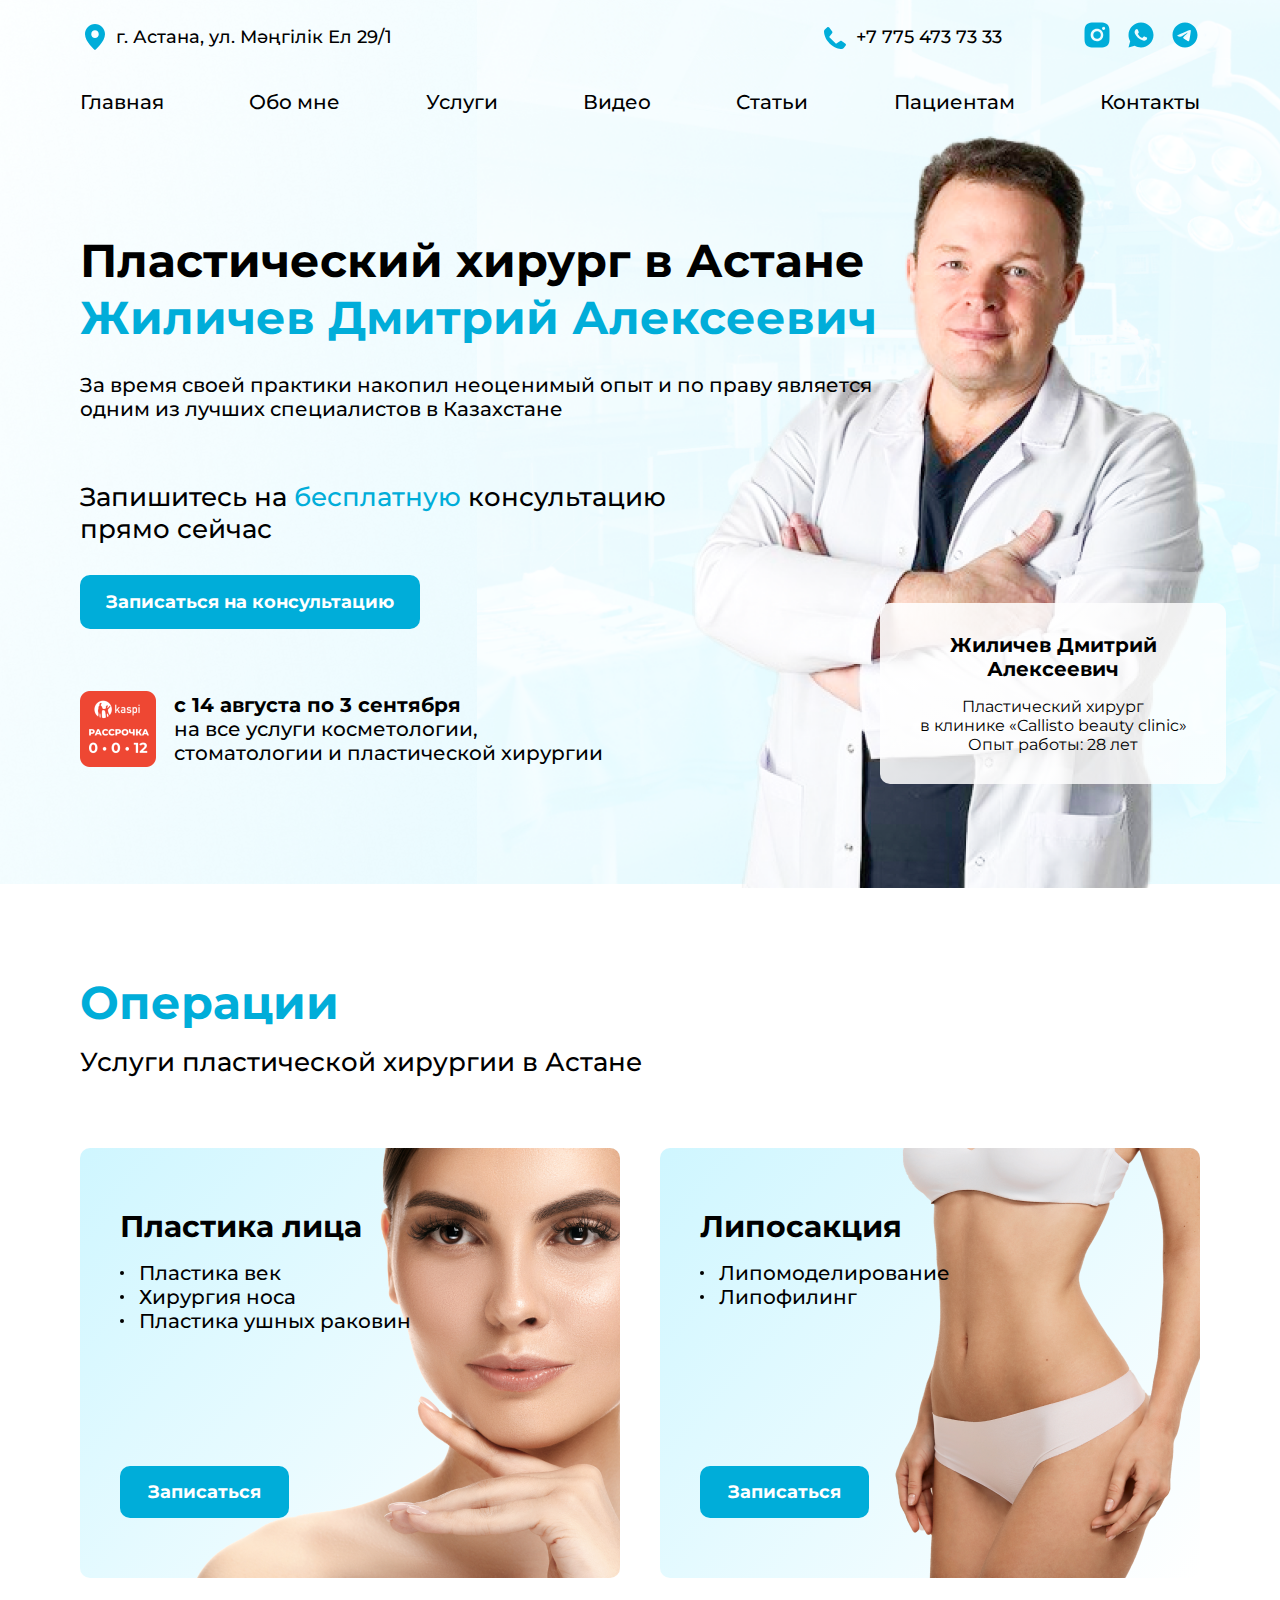
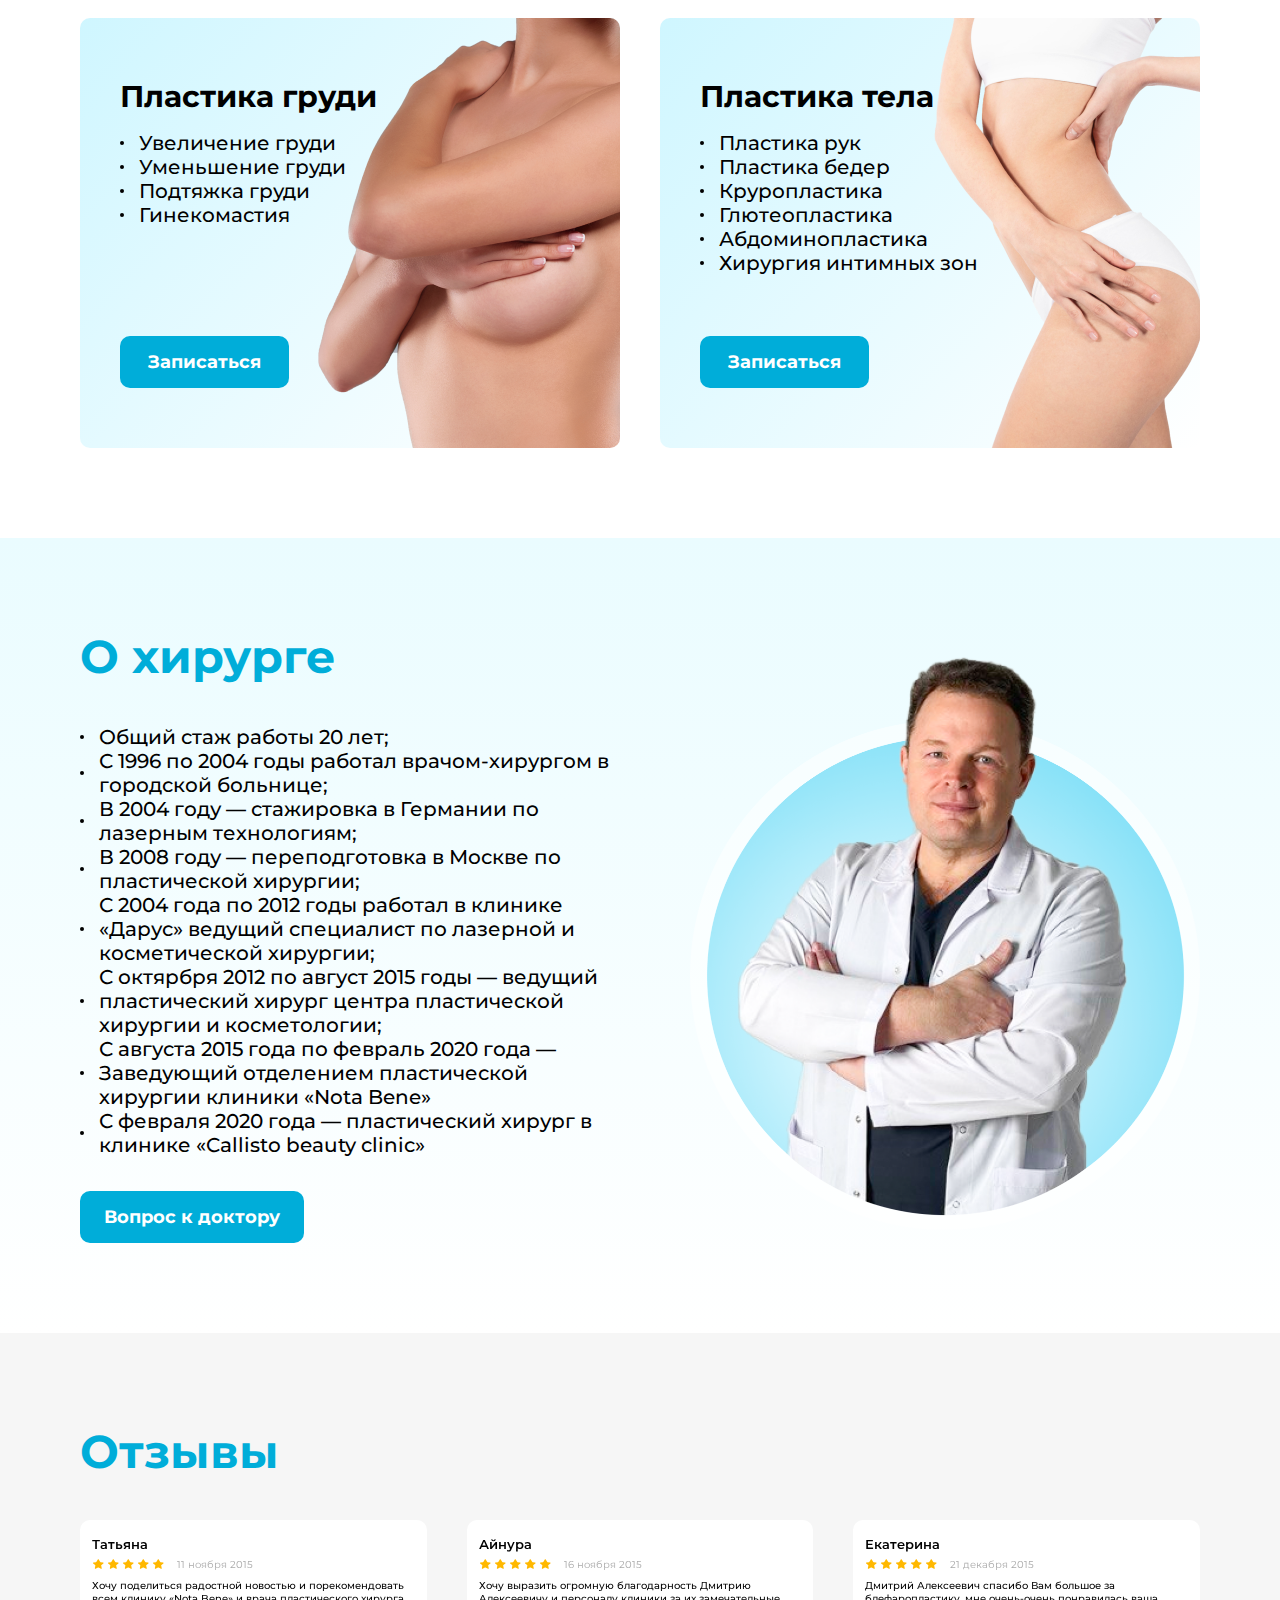
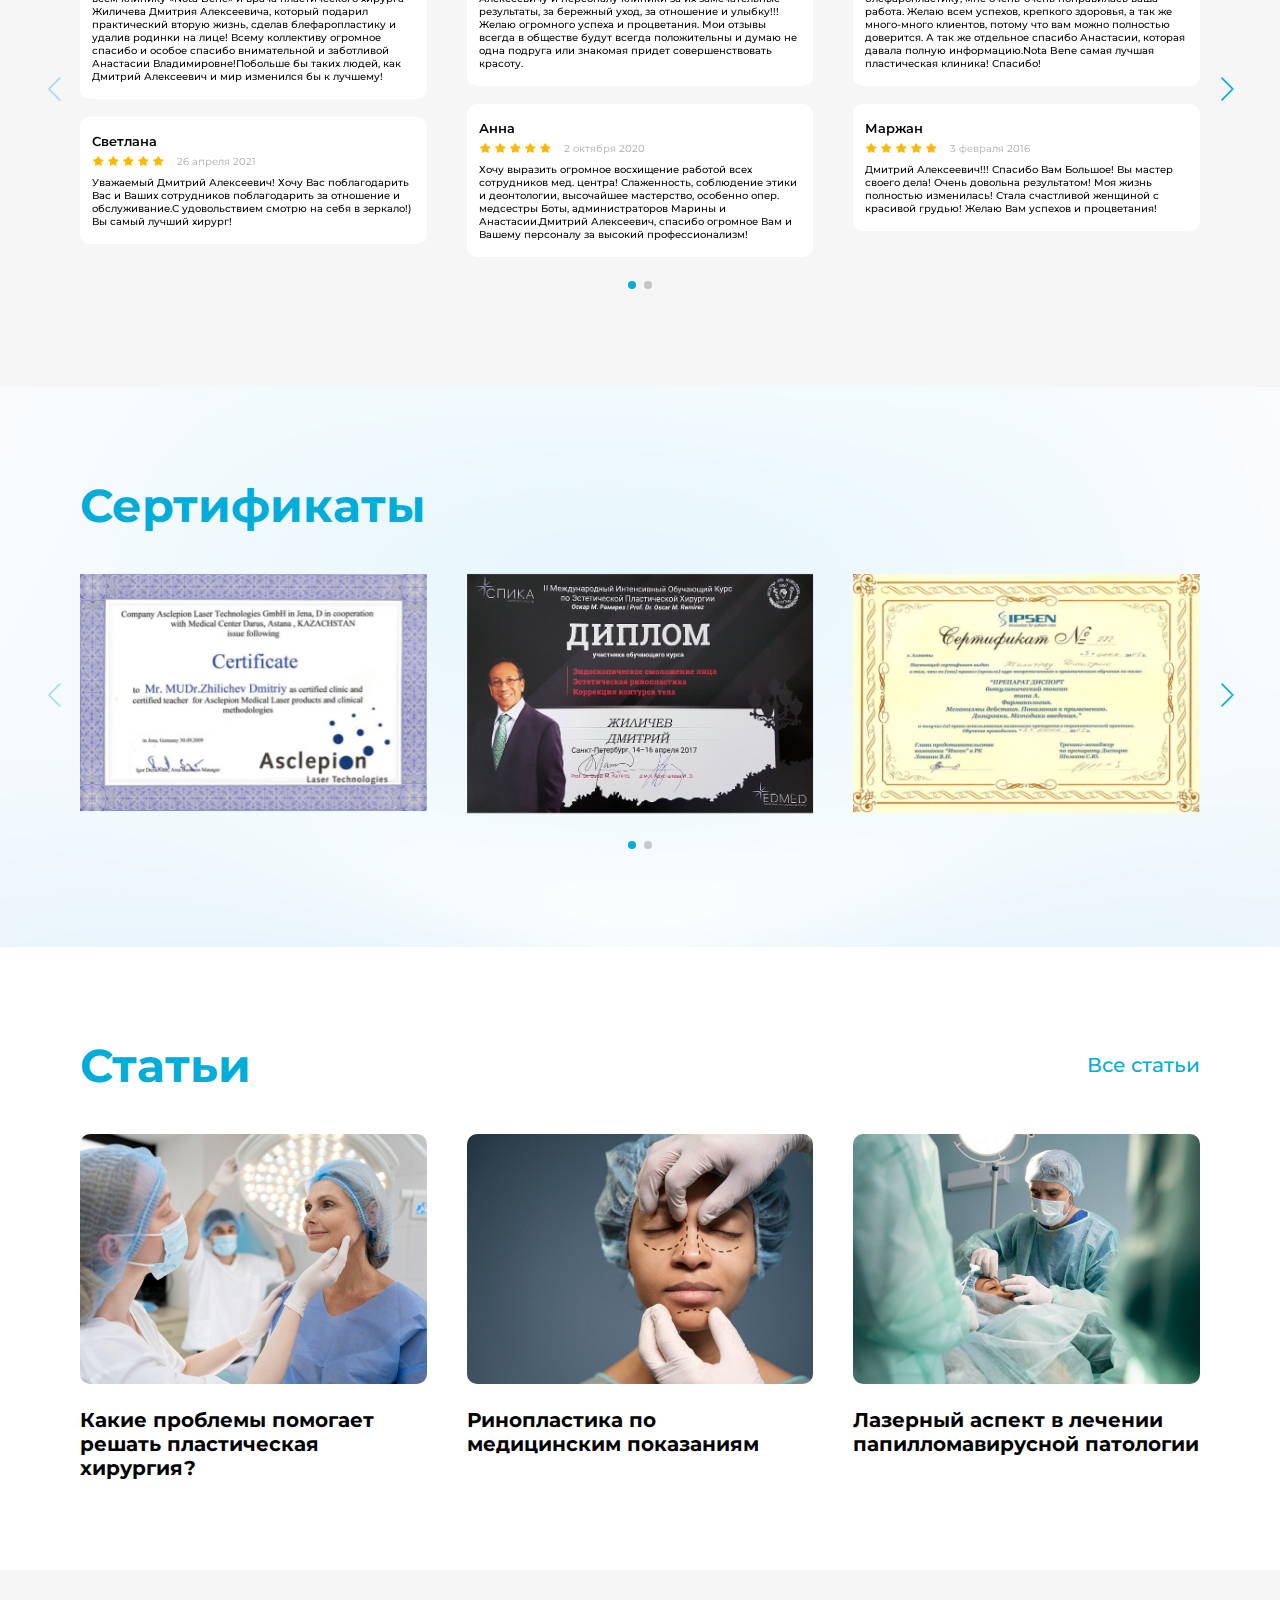
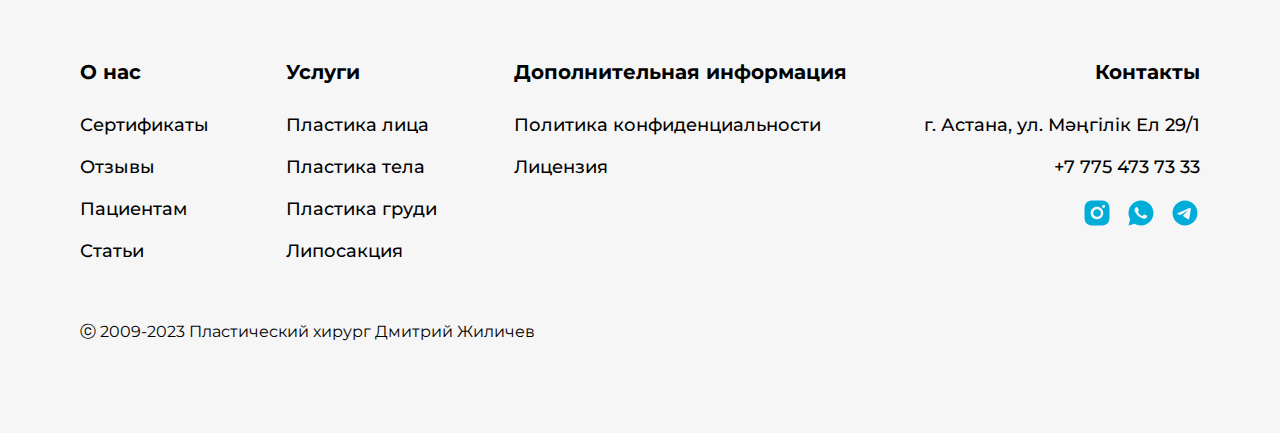
<file: index.html>
<!DOCTYPE html>
<html lang="ru">
<head>
    <meta charset="UTF-8">
    <meta name="viewport" content="width=device-width, initial-scale=1.0">
    <title>Пластический хирург</title>
    <link rel="preconnect" href="https://fonts.googleapis.com">
    <link rel="preconnect" href="https://fonts.gstatic.com" crossorigin>
    <link href="https://fonts.googleapis.com/css2?family=Montserrat:wght@400;500;700&display=swap" rel="stylesheet">
    <!-- Link Swiper's CSS -->
    <link rel="stylesheet" href="https://cdn.jsdelivr.net/npm/swiper@9/swiper-bundle.min.css" />
    <link rel="stylesheet" href="css/main.css">
</head>
<body>
    <div class="hidden">
        <img src="img/close-icon.svg" alt="close" class="hidden_close">
        <div class="hidden_wrap">
            <div class="hidden_contact">
                г. Астана, ул. Мəңгілік Ел 29/1
            </div>
            <a href="tel:+77754737333" class="hidden_contact">
                +7 775 473 73 33
            </a>
            <ul class="hidden_menu">
                <li>
                    <a href="#" class="hidden_menu_link">
                        Главная
                    </a>
                </li>
                <li>
                    <a href="#about" class="hidden_menu_link">
                        Обо мне
                    </a>
                </li>
                <li>
                    <a href="#services" class="hidden_menu_link">
                        Услуги
                    </a>
                </li>
                <li>
                    <a href="#" class="hidden_menu_link">
                        Видео
                    </a>
                </li>
                <li>
                    <a href="#posts" class="hidden_menu_link">
                        Статьи
                    </a>
                </li>
                <li>
                    <a href="#" class="hidden_menu_link">
                        Пациентам
                    </a>
                </li>
                <li>
                    <a href="#footer" class="hidden_menu_link">
                        Контакты
                    </a>
                </li>
            </ul>
            <div class="navbar_socials">
                <a href="#" class="navbar_social">
                    <img src="img/instagram.svg" alt="instagram">
                </a>
                <a href="#" class="navbar_social">
                    <img src="img/whatsapp.svg" alt="whatsapp">
                </a>
                <a href="#" class="navbar_social">
                    <img src="img/telegram.svg" alt="telegram">
                </a>
            </div>
        </div>
    </div>
    <header class="header" id="header">
        <div class="navbar">
            <div class="container">
                <div class="navbar_wrap">
                    <div class="navbar_top">
                        <div class="navbar_location">
                            <img src="img/location.svg" alt="location">
                            <span>
                                г. Астана, ул. Мəңгілік Ел 29/1
                            </span>
                        </div>
                        <a href="tel:+77754737333" class="navbar_phone">
                            <img src="img/phone.svg" alt="phone">
                            <span>
                                +7 775 473 73 33
                            </span>
                        </a>
                        <div class="navbar_socials">
                            <a href="#" class="navbar_social">
                                <img src="img/instagram.svg" alt="instagram">
                            </a>
                            <a href="#" class="navbar_social">
                                <img src="img/whatsapp.svg" alt="whatsapp">
                            </a>
                            <a href="#" class="navbar_social">
                                <img src="img/telegram.svg" alt="telegram">
                            </a>
                        </div>
                    </div>
                    <ul class="navbar_menu">
                        <li>
                            <a href="#" class="navbar_menu_item">
                                Главная
                            </a>
                        </li>
                        <li>
                            <a href="#about" class="navbar_menu_item">
                                Обо мне
                            </a>
                        </li>
                        <li>
                            <a href="#services" class="navbar_menu_item">
                                Услуги
                            </a>
                        </li>
                        <li>
                            <a href="#" class="navbar_menu_item">
                                Видео
                            </a>
                        </li>
                        <li>
                            <a href="#posts" class="navbar_menu_item">
                                Статьи
                            </a>
                        </li>
                        <li>
                            <a href="#" class="navbar_menu_item">
                                Пациентам
                            </a>
                        </li>
                        <li>
                            <a href="#footer" class="navbar_menu_item">
                                Контакты
                            </a>
                        </li>
                    </ul>
                </div>
                <div class="navbar_mobile">
                    <div class="navbar_mobile_title">
                        Пластический хирург в Астане <br>
                        <span>Жиличев Дмитрий Алексеевич</span> 
                    </div>
                    <img src="img/menu_icon.svg" alt="menu" class="navbar_mobile_menu">
                </div>
            </div>
        </div>
        <div class="container">
            <div class="header_wrap">
                <div class="header_offer">
                    <h1 class="header_title">
                        Пластический хирург в Астане <br>
                        <span>Жиличев Дмитрий Алексеевич</span> 
                    </h1>
                    <p class="header_desc">
                        За время своей практики накопил неоценимый опыт и по праву является одним из лучших специалистов в Казахстане
                    </p>
                    <div class="header_text">
                        Запишитесь на <span>бесплатную</span> консультацию прямо сейчас
                    </div>
                    <a href="#" class="btn header_btn">
                        Записаться<span>&nbsp;на консультацию</span> 
                    </a>
                    <div class="header_sale">
                        <img src="img/kaspi.png" alt="kaspi" class="header_sale_icon">
                        <div class="header_sale_text">
                            <b>c 14 августа по 3 сентября</b> <br>
                            на все услуги косметологии, <br>
                             стоматологии и пластической хирургии
                        </div>
                    </div>
                </div>
                <div class="header_right">
                    <img src="img/doctor.png" alt="doctor" class="header_img">
                    <div class="header_author">
                        <div class="header_author_name">
                            Жиличев Дмитрий Алексеевич
                        </div>
                        <div class="header_author_text">
                            Пластический хирург <br>
                            в клинике «Callisto beauty clinic» 
                            Опыт работы: 28 лет
                        </div>
                    </div>
                </div>
                <div class="header_mobile-title">
                    Запишитесь на <span>бесплатную</span><br> консультацию прямо сейчас
                </div>
            </div>
        </div>
    </header>
    <section class="services" id="services">
        <div class="container">
            <h2 class="services_title">
                Операции
            </h2>
            <div class="services_desc">
                Услуги пластической хирургии в Астане
            </div>
            <div class="services_wrap">
                <div class="services_item">
                    <img src="img/services_1.png" alt="procedure" class="services_item_img">
                    <div class="services_item_name">
                        Пластика лица
                    </div>
                    <ul class="services_item_menu">
                        <li class="list_item">
                            Пластика век
                        </li>
                        <li class="list_item">
                            Хирургия носа
                        </li>
                        <li class="list_item">
                            Пластика ушных раковин
                        </li>
                    </ul>
                    <a href="#" class="btn services_item_btn">
                        Записаться
                    </a>
                </div>
                <div class="services_item">
                    <img src="img/services_2.png" alt="procedure" class="services_item_img">
                    <div class="services_item_name">
                        Липосакция
                    </div>
                    <ul class="services_item_menu">
                        <li class="list_item">
                            Липомоделирование
                        </li>
                        <li class="list_item">
                            Липофилинг
                        </li>
                    </ul>
                    <a href="#" class="btn services_item_btn">
                        Записаться
                    </a>
                </div>
                <div class="services_item">
                    <img src="img/services_3.png" alt="procedure" class="services_item_img">
                    <div class="services_item_name">
                        Пластика груди
                    </div>
                    <ul class="services_item_menu">
                        <li class="list_item">
                            Увеличение груди
                        </li>
                        <li class="list_item">
                            Уменьшение груди
                        </li>
                        <li class="list_item">
                            Подтяжка груди
                        </li>
                        <li class="list_item">
                            Гинекомастия
                        </li>
                    </ul>
                    <a href="#" class="btn services_item_btn">
                        Записаться
                    </a>
                </div>
                <div class="services_item">
                    <img src="img/services_4.png" alt="procedure" class="services_item_img">
                    <div class="services_item_name">
                        Пластика тела
                    </div>
                    <ul class="services_item_menu">
                        <li class="list_item">
                            Пластика рук
                        </li>
                        <li class="list_item">
                            Пластика бедер
                        </li>
                        <li class="list_item">
                            Круропластика
                        </li>
                        <li class="list_item">
                            Глютеопластика
                        </li>
                        <li class="list_item">
                            Абдоминопластика
                        </li>
                        <li class="list_item">
                            Хирургия интимных зон
                        </li>
                    </ul>
                    <a href="#" class="btn services_item_btn">
                        Записаться
                    </a>
                </div>
            </div>
        </div>
    </section>
    <section class="about" id="about">
        <div class="container">
            <div class="about_wrap">
                <div class="about_info">
                    <h2 class="about_title">
                        О хирурге
                    </h2>
                    <ul class="about_text">
                        <li class="list_item">
                            Общий стаж работы 20 лет; 
                        </li>
                        <li class="list_item">
                            С 1996 по 2004 годы работал врачом-хирургом в городской больнице; 
                        </li>
                        <li class="list_item">
                            В 2004 году — стажировка в Германии по лазерным технологиям; 
                        </li>
                        <li class="list_item">
                            В 2008 году — переподготовка в Москве по пластической хирургии; 
                        </li>
                        <li class="list_item">
                            С 2004 года по 2012 годы работал в клинике «Дарус» ведущий специалист по лазерной и косметической хирургии; 
                        </li>
                        <li class="list_item">
                            С октярбря 2012 по август 2015 годы — ведущий пластический хирург центра пластической хирургии и косметологии; 
                        </li>
                        <li class="list_item">
                            С августа 2015 года по февраль 2020 года — Заведующий отделением пластической хирургии клиники «Nota Bene»
                        </li>
                        <li class="list_item">
                            С февраля 2020 года — пластический хирург в клинике «Callisto beauty clinic»
                        </li>
                    </ul>
                    <a href="#" class="btn about_btn">
                        Вопрос к доктору
                    </a>
                </div>
                <img src="img/about_doctor.png" alt="doctor" class="about_img">
            </div>
        </div>
    </section>
    <section class="reviews" id="reviews">
        <div class="container">
            <h2 class="reviews_title">
                Отзывы
            </h2>
            <div class="reviews_swiper">
                <div class="swiper reviewsSwiper">
                    <div class="swiper-wrapper">
                        <div class="swiper-slide">
                            <div class="reviews_slide">
                                <div class="reviews_review">
                                    <div class="reviews_review_name">
                                        Татьяна
                                    </div>
                                    <div class="reviews_review_info">
                                        <div class="reviews_review_stars">
                                            <img src="img/star-solid.svg" alt="star" class="reviews_review_star">
                                            <img src="img/star-solid.svg" alt="star" class="reviews_review_star">
                                            <img src="img/star-solid.svg" alt="star" class="reviews_review_star">
                                            <img src="img/star-solid.svg" alt="star" class="reviews_review_star">
                                            <img src="img/star-solid.svg" alt="star" class="reviews_review_star">
                                        </div>
                                        <span class="reviews_review_date">
                                            11 ноября 2015
                                        </span>
                                    </div>
                                    <div class="reviews_review_body">
                                        Хочу поделиться радостной новостью и порекомендовать всем клинику «Nota Bene» и врача пластического хирурга Жиличева Дмитрия Алексеевича, который подарил практический вторую жизнь, сделав блефаропластику и удалив родинки на лице! Всему коллективу огромное спасибо и особое спасибо внимательной и заботливой Анастасии Владимировне!Побольше бы таких людей, как Дмитрий Алексеевич и мир изменился бы к лучшему!
                                    </div>
                                </div>
                                <div class="reviews_review">
                                    <div class="reviews_review_name">
                                        Светлана
                                    </div>
                                    <div class="reviews_review_info">
                                        <div class="reviews_review_stars">
                                            <img src="img/star-solid.svg" alt="star" class="reviews_review_star">
                                            <img src="img/star-solid.svg" alt="star" class="reviews_review_star">
                                            <img src="img/star-solid.svg" alt="star" class="reviews_review_star">
                                            <img src="img/star-solid.svg" alt="star" class="reviews_review_star">
                                            <img src="img/star-solid.svg" alt="star" class="reviews_review_star">
                                        </div>
                                        <span class="reviews_review_date">
                                            26 апреля 2021
                                        </span>
                                    </div>
                                    <div class="reviews_review_body">
                                        Уважаемый Дмитрий Алексеевич! Хочу Вас поблагодарить 
                                        Вас и Ваших сотрудников поблагодарить за отношение и обслуживание.С удовольствием смотрю на себя в зеркало!)
                                        Вы самый лучший хирург!
                                    </div>
                                </div>
                            </div>
                        </div>
                        <div class="swiper-slide">
                            <div class="reviews_slide">
                                <div class="reviews_review">
                                    <div class="reviews_review_name">
                                        Айнура
                                    </div>
                                    <div class="reviews_review_info">
                                        <div class="reviews_review_stars">
                                            <img src="img/star-solid.svg" alt="star" class="reviews_review_star">
                                            <img src="img/star-solid.svg" alt="star" class="reviews_review_star">
                                            <img src="img/star-solid.svg" alt="star" class="reviews_review_star">
                                            <img src="img/star-solid.svg" alt="star" class="reviews_review_star">
                                            <img src="img/star-solid.svg" alt="star" class="reviews_review_star">
                                        </div>
                                        <span class="reviews_review_date">
                                            16 ноября 2015
                                        </span>
                                    </div>
                                    <div class="reviews_review_body">
                                        Хочу выразить огромную благодарность Дмитрию Алексеевичу и персоналу клиники за их замечательные результаты, за бережный уход, за отношение и улыбку!!! Желаю огромного успеха и процветания. Мои отзывы всегда в обществе будут всегда положительны и думаю не одна подруга или знакомая придет совершенствовать красоту.
                                    </div>
                                </div>
                                <div class="reviews_review">
                                    <div class="reviews_review_name">
                                        Анна
                                    </div>
                                    <div class="reviews_review_info">
                                        <div class="reviews_review_stars">
                                            <img src="img/star-solid.svg" alt="star" class="reviews_review_star">
                                            <img src="img/star-solid.svg" alt="star" class="reviews_review_star">
                                            <img src="img/star-solid.svg" alt="star" class="reviews_review_star">
                                            <img src="img/star-solid.svg" alt="star" class="reviews_review_star">
                                            <img src="img/star-solid.svg" alt="star" class="reviews_review_star">
                                        </div>
                                        <span class="reviews_review_date">
                                            2 октября 2020
                                        </span>
                                    </div>
                                    <div class="reviews_review_body">
                                        Хочу выразить огромное восхищение работой всех сотрудников мед. центра! Слаженность, соблюдение этики и деонтологии, высочайшее мастерство, особенно опер. медсестры Боты, администраторов Марины и Анастасии.Дмитрий Алексеевич, спасибо огромное Вам и Вашему персоналу за высокий профессионализм!
                                    </div>
                                </div>
                            </div>
                        </div>
                        <div class="swiper-slide">
                            <div class="reviews_slide">
                                <div class="reviews_review">
                                    <div class="reviews_review_name">
                                        Екатерина
                                    </div>
                                    <div class="reviews_review_info">
                                        <div class="reviews_review_stars">
                                            <img src="img/star-solid.svg" alt="star" class="reviews_review_star">
                                            <img src="img/star-solid.svg" alt="star" class="reviews_review_star">
                                            <img src="img/star-solid.svg" alt="star" class="reviews_review_star">
                                            <img src="img/star-solid.svg" alt="star" class="reviews_review_star">
                                            <img src="img/star-solid.svg" alt="star" class="reviews_review_star">
                                        </div>
                                        <span class="reviews_review_date">
                                            21 декабря 2015
                                        </span>
                                    </div>
                                    <div class="reviews_review_body">
                                        Дмитрий Алексеевич спасибо Вам большое за блефаропластику, мне очень-очень понравилась ваша работа. Желаю всем успехов, крепкого здоровья, а так же много-много клиентов, потому что вам можно полностью доверится. А так же отдельное спасибо Анастасии, которая давала полную информацию.Nota Bene самая лучшая пластическая клиника! Спасибо!
                                    </div>
                                </div>
                                <div class="reviews_review">
                                    <div class="reviews_review_name">
                                        Маржан
                                    </div>
                                    <div class="reviews_review_info">
                                        <div class="reviews_review_stars">
                                            <img src="img/star-solid.svg" alt="star" class="reviews_review_star">
                                            <img src="img/star-solid.svg" alt="star" class="reviews_review_star">
                                            <img src="img/star-solid.svg" alt="star" class="reviews_review_star">
                                            <img src="img/star-solid.svg" alt="star" class="reviews_review_star">
                                            <img src="img/star-solid.svg" alt="star" class="reviews_review_star">
                                        </div>
                                        <span class="reviews_review_date">
                                            3 февраля 2016
                                        </span>
                                    </div>
                                    <div class="reviews_review_body">
                                        Дмитрий Алексеевич!!! Спасибо Вам Большое! Вы мастер своего дела! Очень довольна результатом! Моя жизнь полностью изменилась! Стала счастливой женщиной с красивой грудью! Желаю Вам успехов и процветания!
                                    </div>
                                </div>
                            </div>
                        </div>
                        <div class="swiper-slide">
                            <div class="reviews_slide">
                                <div class="reviews_review">
                                    <div class="reviews_review_name">
                                        Айнура
                                    </div>
                                    <div class="reviews_review_info">
                                        <div class="reviews_review_stars">
                                            <img src="img/star-solid.svg" alt="star" class="reviews_review_star">
                                            <img src="img/star-solid.svg" alt="star" class="reviews_review_star">
                                            <img src="img/star-solid.svg" alt="star" class="reviews_review_star">
                                            <img src="img/star-solid.svg" alt="star" class="reviews_review_star">
                                            <img src="img/star-solid.svg" alt="star" class="reviews_review_star">
                                        </div>
                                        <span class="reviews_review_date">
                                            16 ноября 2015
                                        </span>
                                    </div>
                                    <div class="reviews_review_body">
                                        Хочу выразить огромную благодарность Дмитрию Алексеевичу и персоналу клиники за их замечательные результаты, за бережный уход, за отношение и улыбку!!! Желаю огромного успеха и процветания. Мои отзывы всегда в обществе будут всегда положительны и думаю не одна подруга или знакомая придет совершенствовать красоту.
                                    </div>
                                </div>
                                <div class="reviews_review">
                                    <div class="reviews_review_name">
                                        Анна
                                    </div>
                                    <div class="reviews_review_info">
                                        <div class="reviews_review_stars">
                                            <img src="img/star-solid.svg" alt="star" class="reviews_review_star">
                                            <img src="img/star-solid.svg" alt="star" class="reviews_review_star">
                                            <img src="img/star-solid.svg" alt="star" class="reviews_review_star">
                                            <img src="img/star-solid.svg" alt="star" class="reviews_review_star">
                                            <img src="img/star-solid.svg" alt="star" class="reviews_review_star">
                                        </div>
                                        <span class="reviews_review_date">
                                            2 октября 2020
                                        </span>
                                    </div>
                                    <div class="reviews_review_body">
                                        Хочу выразить огромное восхищение работой всех сотрудников мед. центра! Слаженность, соблюдение этики и деонтологии, высочайшее мастерство, особенно опер. медсестры Боты, администраторов Марины и Анастасии.Дмитрий Алексеевич, спасибо огромное Вам и Вашему персоналу за высокий профессионализм!
                                    </div>
                                </div>
                            </div>
                        </div>
                    </div>
                    <div class="swiper-pagination reviews-pagination"></div>
                </div>
                <div class="swiper-button-next reviews-button-next"></div>
                <div class="swiper-button-prev reviews-button-prev"></div>
            </div>
        </div>
    </section>
    <section class="certificates" id="certificates">
        <div class="container">
            <h2 class="certificates_title">
                Сертификаты
            </h2>
            <div class="certificates_swiper">
                <div class="swiper certSwiper">
                    <div class="swiper-wrapper">
                        <div class="swiper-slide">
                            <img src="img/cert-1.png" alt="certificate" class="certificates_slide">
                        </div>
                        <div class="swiper-slide">
                            <img src="img/cert-2.png" alt="certificate" class="certificates_slide">
                        </div>
                        <div class="swiper-slide">
                            <img src="img/cert-3.png" alt="certificate" class="certificates_slide">
                        </div>
                        <div class="swiper-slide">
                            <img src="img/cert-2.png" alt="certificate" class="certificates_slide">
                        </div>
                    </div>
                    <div class="swiper-pagination cert-pagination"></div>
                </div>
                <div class="swiper-button-next cert-button-next"></div>
                <div class="swiper-button-prev cert-button-prev"></div>
            </div>
        </div>
    </section>
    <section class="posts" id="posts">
        <div class="container">
            <div class="posts_top">
                <h2 class="posts_title">
                    Статьи
                </h2>
                <a href="#" class="posts_all">
                    Все статьи
                </a>
            </div>
            <div class="posts_wrap">
                <a href="#" class="posts_item">
                    <img src="img/post-1.png" alt="post" class="posts_img">
                    <h3 class="posts_name">
                        Какие проблемы помогает решать пластическая хирургия?
                    </h3>
                </a>
                <a href="#" class="posts_item">
                    <img src="img/post-2.png" alt="post" class="posts_img">
                    <h3 class="posts_name">
                        Ринопластика по медицинским показаниям
                    </h3>
                </a>
                <a href="#" class="posts_item">
                    <img src="img/post-3.png" alt="post" class="posts_img">
                    <h3 class="posts_name">
                        Лазерный аспект в лечении папилломавирусной патологии
                    </h3>
                </a>
            </div>
        </div>
    </section>
    <footer class="footer" id="footer">
        <div class="container">
            <div class="footer_wrap">
                <div class="footer_item">
                    <h3 class="footer_name">
                        О нас
                    </h3>
                    <a href="#" class="footer_link">
                        Сертификаты
                    </a>
                    <a href="#" class="footer_link">
                        Отзывы
                    </a>
                    <a href="#" class="footer_link">
                        Пациентам
                    </a>
                    <a href="#" class="footer_link">
                        Статьи
                    </a>
                </div>
                <div class="footer_item">
                    <h3 class="footer_name">
                        Услуги
                    </h3>
                    <a href="#" class="footer_link">
                        Пластика лица
                    </a>
                    <a href="#" class="footer_link">
                        Пластика тела
                    </a>
                    <a href="#" class="footer_link">
                        Пластика груди
                    </a>
                    <a href="#" class="footer_link">
                        Липосакция
                    </a>
                </div>
                <div class="footer_item">
                    <h3 class="footer_name">
                        Дополнительная информация
                    </h3>
                    <a href="#" class="footer_link">
                        Политика конфиденциальности
                    </a>
                    <a href="#" class="footer_link">
                        Лицензия
                    </a>
                </div>
                <div class="footer_item">
                    <h3 class="footer_name">
                        Контакты
                    </h3>
                    <div class="footer_link">
                        г. Астана, ул. Мəңгілік Ел 29/1
                    </div>
                    <a href="tel:+77754737333" class="footer_link">
                        +7 775 473 73 33
                    </a>
                    <div class="navbar_socials footer_socials">
                        <a href="#" class="navbar_social">
                            <img src="img/instagram.svg" alt="instagram">
                        </a>
                        <a href="#" class="navbar_social">
                            <img src="img/whatsapp.svg" alt="whatsapp">
                        </a>
                        <a href="#" class="navbar_social">
                            <img src="img/telegram.svg" alt="telegram">
                        </a>
                    </div>
                </div>
            </div>
            <div class="footer_credits">
                ⓒ 2009-2023 Пластический хирург Дмитрий Жиличев
            </div>
        </div>
    </footer>

    <!-- Swiper JS -->
    <script src="https://cdn.jsdelivr.net/npm/swiper@9/swiper-bundle.min.js"></script>
    <script src="js/main.js"></script>
</body>
</html>
</file>
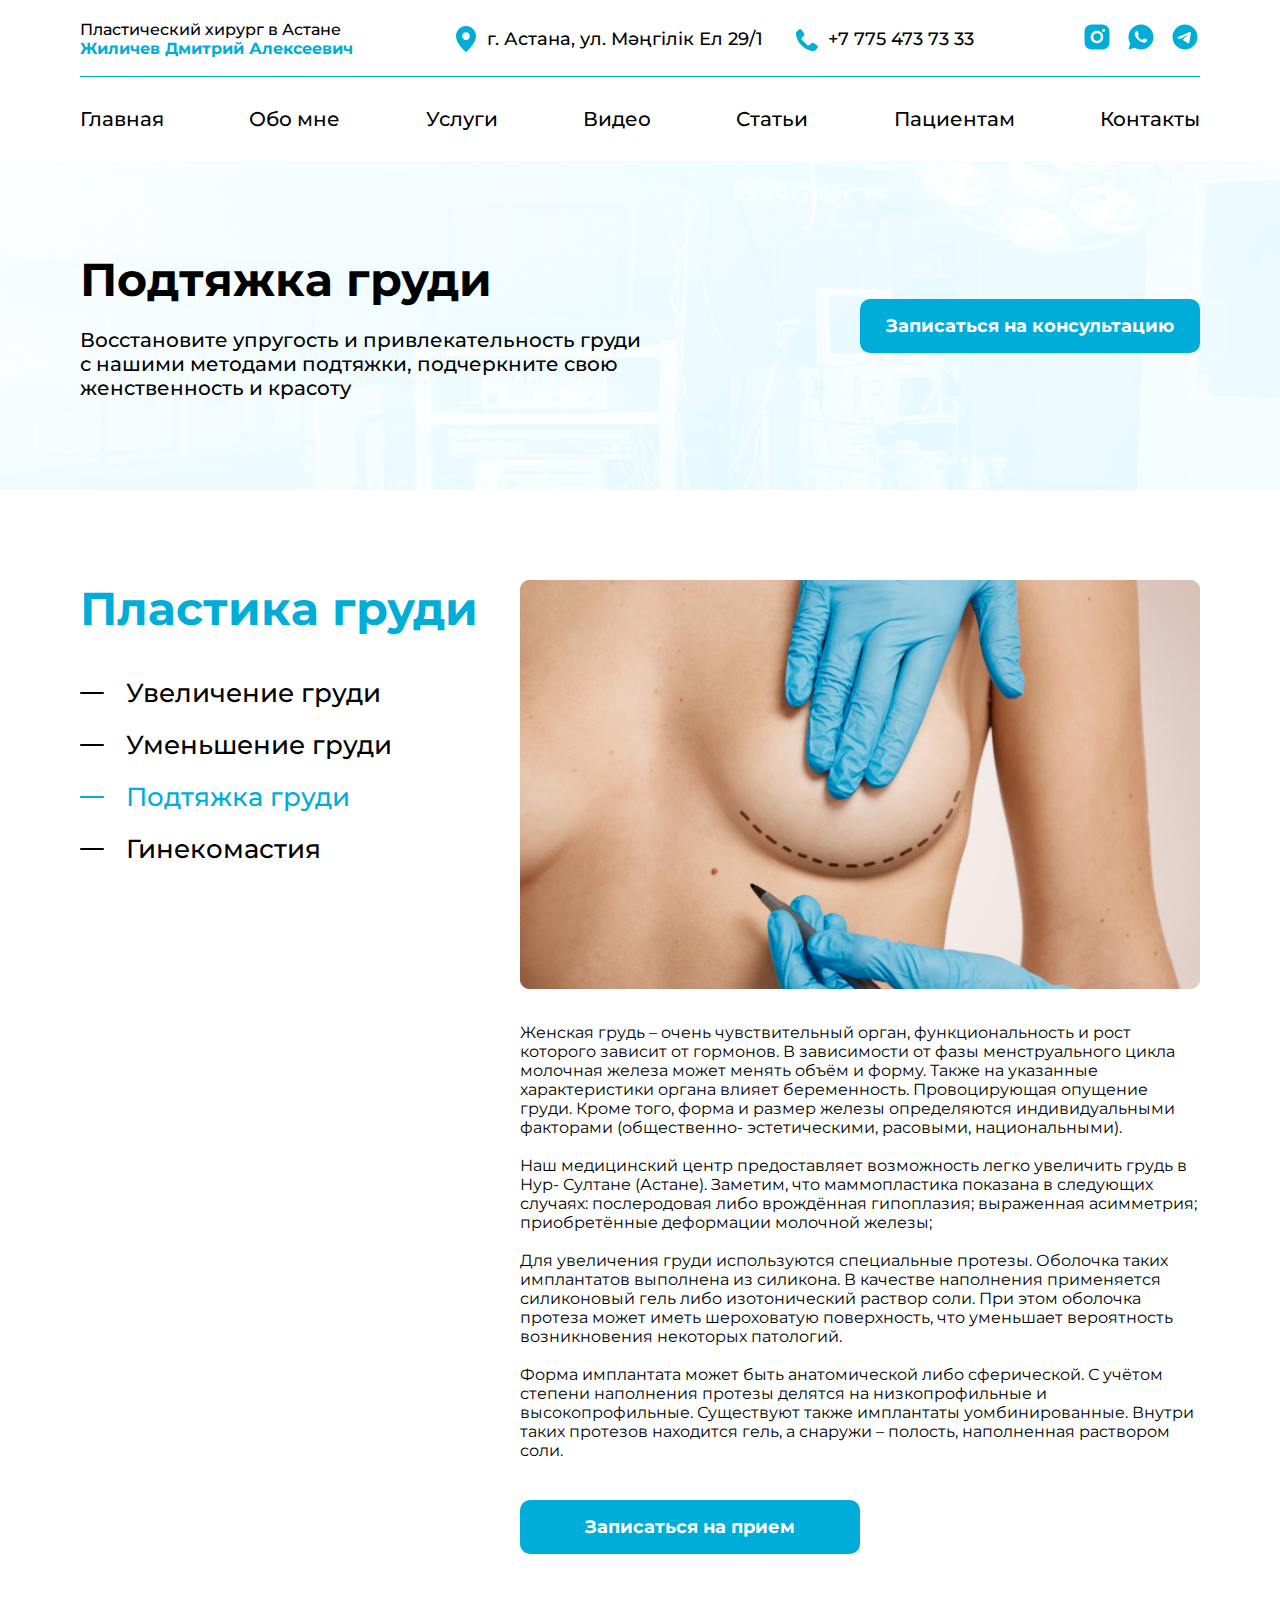
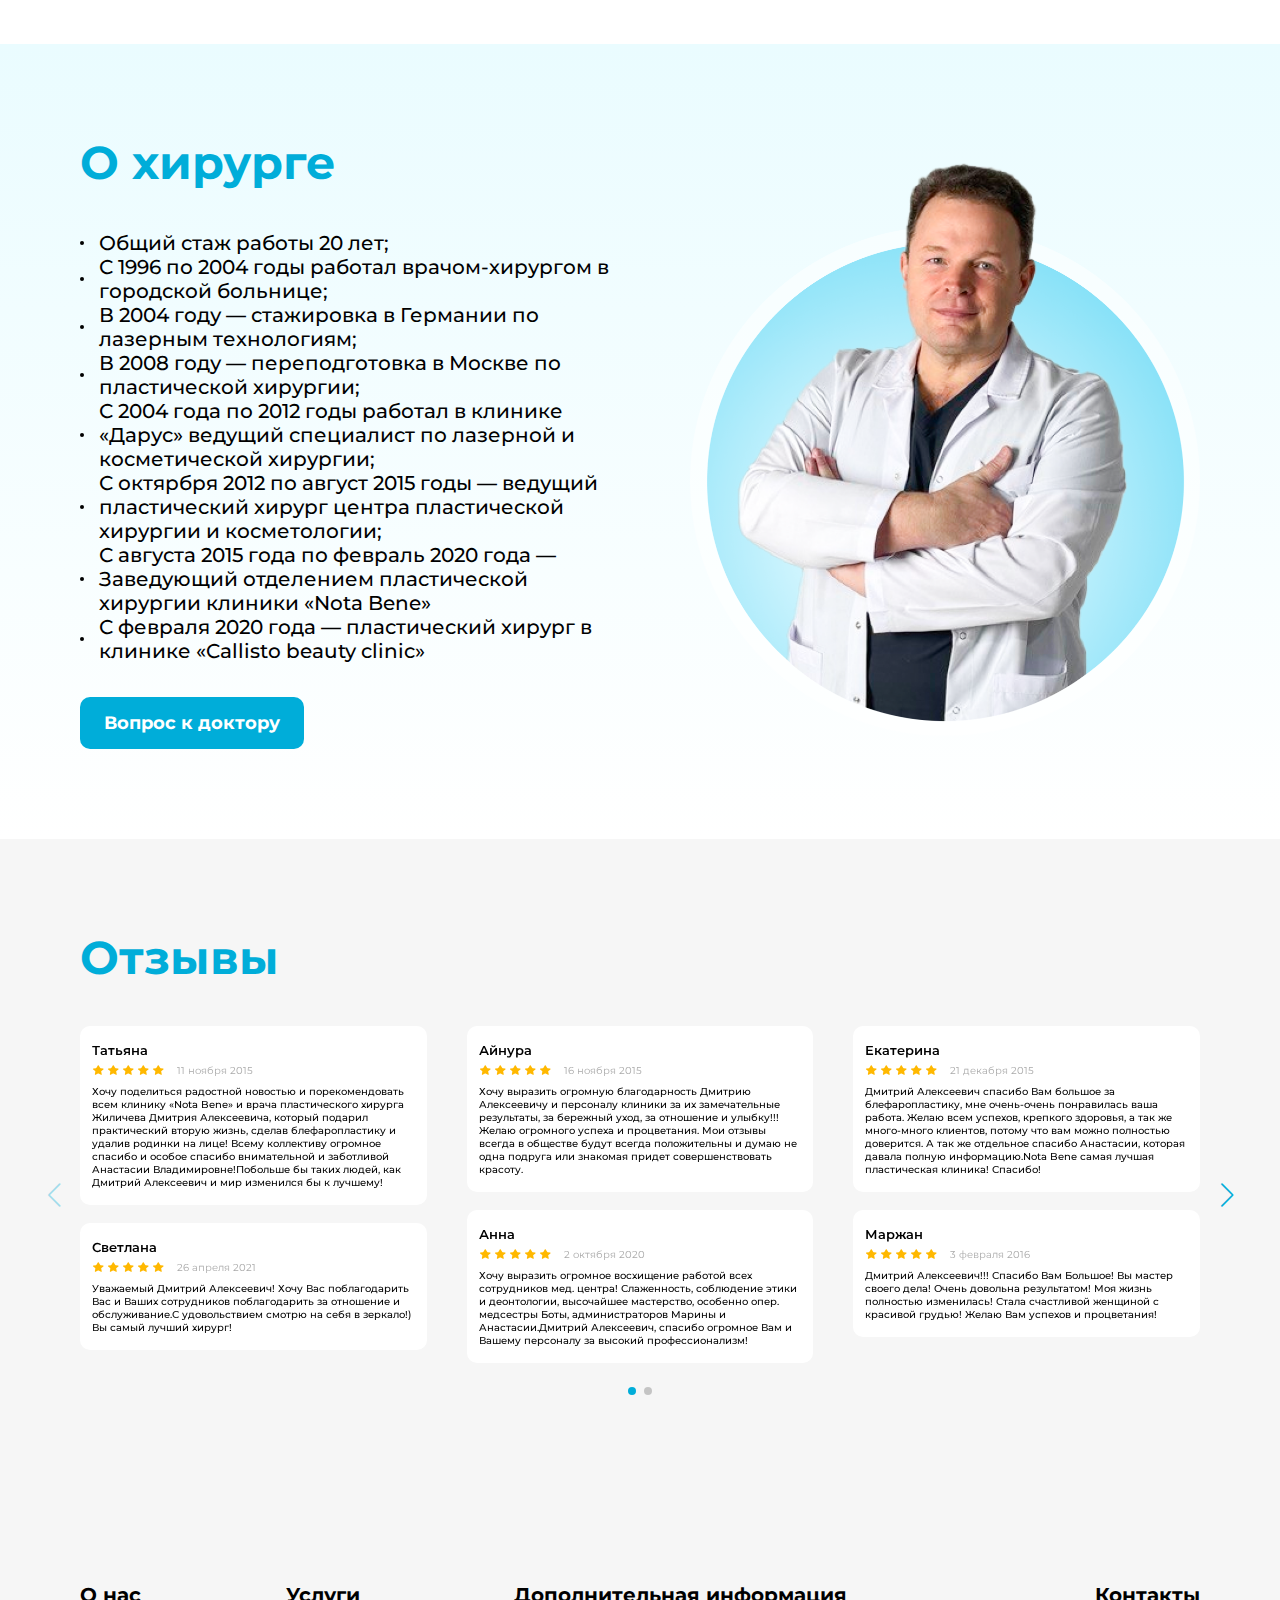
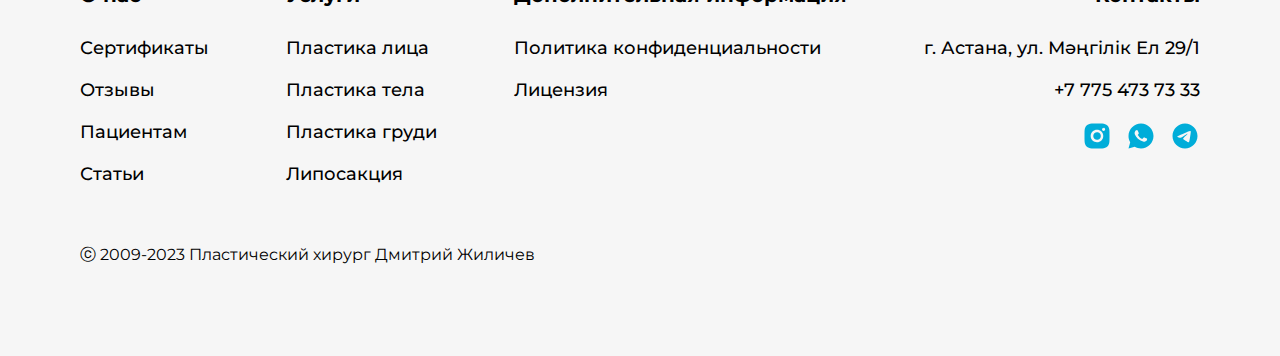
<file: chest.html>
<!DOCTYPE html>
<html lang="ru">
<head>
    <meta charset="UTF-8">
    <meta name="viewport" content="width=device-width, initial-scale=1.0">
    <title>Подтяжка груди</title>
    <link rel="preconnect" href="https://fonts.googleapis.com">
    <link rel="preconnect" href="https://fonts.gstatic.com" crossorigin>
    <link href="https://fonts.googleapis.com/css2?family=Montserrat:wght@400;500;700&display=swap" rel="stylesheet">
    <!-- Link Swiper's CSS -->
    <link rel="stylesheet" href="https://cdn.jsdelivr.net/npm/swiper@9/swiper-bundle.min.css" />
    <link rel="stylesheet" href="css/main.css">
</head>
<body>
    <div class="hidden">
        <img src="img/close-icon.svg" alt="close" class="hidden_close">
        <div class="hidden_wrap">
            <div class="hidden_contact">
                г. Астана, ул. Мəңгілік Ел 29/1
            </div>
            <a href="tel:+77754737333" class="hidden_contact">
                +7 775 473 73 33
            </a>
            <ul class="hidden_menu">
                <li>
                    <a href="#" class="hidden_menu_link">
                        Главная
                    </a>
                </li>
                <li>
                    <a href="#about" class="hidden_menu_link">
                        Обо мне
                    </a>
                </li>
                <li>
                    <a href="#services" class="hidden_menu_link">
                        Услуги
                    </a>
                </li>
                <li>
                    <a href="#" class="hidden_menu_link">
                        Видео
                    </a>
                </li>
                <li>
                    <a href="#posts" class="hidden_menu_link">
                        Статьи
                    </a>
                </li>
                <li>
                    <a href="#" class="hidden_menu_link">
                        Пациентам
                    </a>
                </li>
                <li>
                    <a href="#footer" class="hidden_menu_link">
                        Контакты
                    </a>
                </li>
            </ul>
            <div class="navbar_socials">
                <a href="#" class="navbar_social">
                    <img src="img/instagram.svg" alt="instagram">
                </a>
                <a href="#" class="navbar_social">
                    <img src="img/whatsapp.svg" alt="whatsapp">
                </a>
                <a href="#" class="navbar_social">
                    <img src="img/telegram.svg" alt="telegram">
                </a>
            </div>
        </div>
    </div>
    <div class="navbar page-navbar">
        <div class="container">
            <div class="navbar_wrap">
                <div class="navbar_top">
                    <div class="page-navbar_title">
                        Пластический хирург в Астане <br>
                        <span>Жиличев Дмитрий Алексеевич</span> 
                    </div>
                    <div class="navbar_location">
                        <img src="img/location.svg" alt="location">
                        <span>
                            г. Астана, ул. Мəңгілік Ел 29/1
                        </span>
                    </div>
                    <a href="tel:+77754737333" class="navbar_phone">
                        <img src="img/phone.svg" alt="phone">
                        <span>
                            +7 775 473 73 33
                        </span>
                    </a>
                    <div class="navbar_socials">
                        <a href="#" class="navbar_social">
                            <img src="img/instagram.svg" alt="instagram">
                        </a>
                        <a href="#" class="navbar_social">
                            <img src="img/whatsapp.svg" alt="whatsapp">
                        </a>
                        <a href="#" class="navbar_social">
                            <img src="img/telegram.svg" alt="telegram">
                        </a>
                    </div>
                </div>
                <ul class="navbar_menu">
                    <li>
                        <a href="#" class="navbar_menu_item">
                            Главная
                        </a>
                    </li>
                    <li>
                        <a href="#about" class="navbar_menu_item">
                            Обо мне
                        </a>
                    </li>
                    <li>
                        <a href="#services" class="navbar_menu_item">
                            Услуги
                        </a>
                    </li>
                    <li>
                        <a href="#" class="navbar_menu_item">
                            Видео
                        </a>
                    </li>
                    <li>
                        <a href="#posts" class="navbar_menu_item">
                            Статьи
                        </a>
                    </li>
                    <li>
                        <a href="#" class="navbar_menu_item">
                            Пациентам
                        </a>
                    </li>
                    <li>
                        <a href="#footer" class="navbar_menu_item">
                            Контакты
                        </a>
                    </li>
                </ul>
            </div>
            <div class="navbar_mobile">
                <div class="navbar_mobile_title">
                    Пластический хирург в Астане <br>
                    <span>Жиличев Дмитрий Алексеевич</span> 
                </div>
                <img src="img/menu_icon.svg" alt="menu" class="navbar_mobile_menu">
            </div>
        </div>
    </div>
    <section class="chest-offer">
        <div class="container">
            <div class="chest-offer_wrap">
                <div class="chest-offer_left">
                    <h1 class="chest-offer_title">
                        Подтяжка груди
                    </h1>
                    <p class="chest-offer_text">
                        Восстановите упругость и привлекательность груди 
                        с нашими методами подтяжки, подчеркните свою женственность и красоту
                    </p>
                </div>
                <a href="#" class="btn chest-offer_btn">
                    Записаться на консультацию
                </a>
            </div>
        </div>
    </section>
    <section class="chest-services">
        <div class="container">
            <div class="chest-services_wrap">
                <div class="chest-services_tabs">
                    <h2 class="chest-services_title">
                        Пластика груди
                    </h2>
                    <div class="chest-services_tab">
                        Увеличение груди 
                    </div>
                    <div class="chest-services_tab">
                        Уменьшение груди 
                    </div>
                    <div class="chest-services_tab active">
                        Подтяжка груди
                    </div>
                    <div class="chest-services_tab">
                        Гинекомастия
                    </div>
                </div>
                <div class="chest-services_body">
                    <div class="chest-services_item">
                        <img src="img/chest-service.png" alt="chest" class="chest-services_img">
                        <p class="chest-services_text">
                            1
                        </p>
                        <a href="#" class="btn chest-services_btn">
                            Записаться на прием
                        </a>
                    </div>
                    <div class="chest-services_item">
                        <img src="img/chest-service.png" alt="chest" class="chest-services_img">
                        <p class="chest-services_text">
                            2
                        </p>
                        <a href="#" class="btn chest-services_btn">
                            Записаться на прием
                        </a>
                    </div>
                    <div class="chest-services_item show">
                        <img src="img/chest-service.png" alt="chest" class="chest-services_img">
                        <p class="chest-services_text">
                            Женская грудь – очень чувствительный орган, функциональность 
                            и рост которого зависит от гормонов. В зависимости от фазы менструального цикла молочная железа может менять объём и форму. Также на указанные характеристики органа влияет беременность. Провоцирующая опущение груди. Кроме того, форма и размер железы определяются индивидуальными факторами (общественно- эстетическими, расовыми, национальными).
                            <br><br>
                            Наш медицинский центр предоставляет возможность легко увеличить грудь в Нур- Султане (Астане). Заметим, что маммопластика показана в следующих случаях: 
                            послеродовая либо врождённая гипоплазия; 
                            выраженная асимметрия; 
                            приобретённые деформации молочной железы;
                            <br><br>
                            Для увеличения груди используются специальные протезы. Оболочка таких имплантатов выполнена из силикона. В качестве наполнения применяется силиконовый гель либо изотонический раствор соли. При этом оболочка протеза может иметь шероховатую поверхность, что уменьшает вероятность возникновения некоторых патологий.
                            <br><br>
                            Форма имплантата может быть анатомической либо сферической. С учётом степени наполнения протезы делятся на низкопрофильные и высокопрофильные. Существуют также имплантаты уомбинированные. Внутри таких протезов находится гель, а снаружи – полость, наполненная раствором соли.
                        </p>
                        <a href="#" class="btn chest-services_btn">
                            Записаться на прием
                        </a>
                    </div>
                    <div class="chest-services_item">
                        <img src="img/chest-service.png" alt="chest" class="chest-services_img">
                        <p class="chest-services_text">
                            4
                        </p>
                        <a href="#" class="btn chest-services_btn">
                            Записаться на прием
                        </a>
                    </div>
                </div>
            </div>
        </div>
    </section>
    <section class="about" id="about">
        <div class="container">
            <div class="about_wrap">
                <div class="about_info">
                    <h2 class="about_title">
                        О хирурге
                    </h2>
                    <ul class="about_text">
                        <li class="list_item">
                            Общий стаж работы 20 лет; 
                        </li>
                        <li class="list_item">
                            С 1996 по 2004 годы работал врачом-хирургом в городской больнице; 
                        </li>
                        <li class="list_item">
                            В 2004 году — стажировка в Германии по лазерным технологиям; 
                        </li>
                        <li class="list_item">
                            В 2008 году — переподготовка в Москве по пластической хирургии; 
                        </li>
                        <li class="list_item">
                            С 2004 года по 2012 годы работал в клинике «Дарус» ведущий специалист по лазерной и косметической хирургии; 
                        </li>
                        <li class="list_item">
                            С октярбря 2012 по август 2015 годы — ведущий пластический хирург центра пластической хирургии и косметологии; 
                        </li>
                        <li class="list_item">
                            С августа 2015 года по февраль 2020 года — Заведующий отделением пластической хирургии клиники «Nota Bene»
                        </li>
                        <li class="list_item">
                            С февраля 2020 года — пластический хирург в клинике «Callisto beauty clinic»
                        </li>
                    </ul>
                    <a href="#" class="btn about_btn">
                        Вопрос к доктору
                    </a>
                </div>
                <img src="img/about_doctor.png" alt="doctor" class="about_img">
            </div>
        </div>
    </section>
    <section class="reviews" id="reviews">
        <div class="container">
            <h2 class="reviews_title">
                Отзывы
            </h2>
            <div class="reviews_swiper">
                <div class="swiper reviewsSwiper">
                    <div class="swiper-wrapper">
                        <div class="swiper-slide">
                            <div class="reviews_slide">
                                <div class="reviews_review">
                                    <div class="reviews_review_name">
                                        Татьяна
                                    </div>
                                    <div class="reviews_review_info">
                                        <div class="reviews_review_stars">
                                            <img src="img/star-solid.svg" alt="star" class="reviews_review_star">
                                            <img src="img/star-solid.svg" alt="star" class="reviews_review_star">
                                            <img src="img/star-solid.svg" alt="star" class="reviews_review_star">
                                            <img src="img/star-solid.svg" alt="star" class="reviews_review_star">
                                            <img src="img/star-solid.svg" alt="star" class="reviews_review_star">
                                        </div>
                                        <span class="reviews_review_date">
                                            11 ноября 2015
                                        </span>
                                    </div>
                                    <div class="reviews_review_body">
                                        Хочу поделиться радостной новостью и порекомендовать всем клинику «Nota Bene» и врача пластического хирурга Жиличева Дмитрия Алексеевича, который подарил практический вторую жизнь, сделав блефаропластику и удалив родинки на лице! Всему коллективу огромное спасибо и особое спасибо внимательной и заботливой Анастасии Владимировне!Побольше бы таких людей, как Дмитрий Алексеевич и мир изменился бы к лучшему!
                                    </div>
                                </div>
                                <div class="reviews_review">
                                    <div class="reviews_review_name">
                                        Светлана
                                    </div>
                                    <div class="reviews_review_info">
                                        <div class="reviews_review_stars">
                                            <img src="img/star-solid.svg" alt="star" class="reviews_review_star">
                                            <img src="img/star-solid.svg" alt="star" class="reviews_review_star">
                                            <img src="img/star-solid.svg" alt="star" class="reviews_review_star">
                                            <img src="img/star-solid.svg" alt="star" class="reviews_review_star">
                                            <img src="img/star-solid.svg" alt="star" class="reviews_review_star">
                                        </div>
                                        <span class="reviews_review_date">
                                            26 апреля 2021
                                        </span>
                                    </div>
                                    <div class="reviews_review_body">
                                        Уважаемый Дмитрий Алексеевич! Хочу Вас поблагодарить 
                                        Вас и Ваших сотрудников поблагодарить за отношение и обслуживание.С удовольствием смотрю на себя в зеркало!)
                                        Вы самый лучший хирург!
                                    </div>
                                </div>
                            </div>
                        </div>
                        <div class="swiper-slide">
                            <div class="reviews_slide">
                                <div class="reviews_review">
                                    <div class="reviews_review_name">
                                        Айнура
                                    </div>
                                    <div class="reviews_review_info">
                                        <div class="reviews_review_stars">
                                            <img src="img/star-solid.svg" alt="star" class="reviews_review_star">
                                            <img src="img/star-solid.svg" alt="star" class="reviews_review_star">
                                            <img src="img/star-solid.svg" alt="star" class="reviews_review_star">
                                            <img src="img/star-solid.svg" alt="star" class="reviews_review_star">
                                            <img src="img/star-solid.svg" alt="star" class="reviews_review_star">
                                        </div>
                                        <span class="reviews_review_date">
                                            16 ноября 2015
                                        </span>
                                    </div>
                                    <div class="reviews_review_body">
                                        Хочу выразить огромную благодарность Дмитрию Алексеевичу и персоналу клиники за их замечательные результаты, за бережный уход, за отношение и улыбку!!! Желаю огромного успеха и процветания. Мои отзывы всегда в обществе будут всегда положительны и думаю не одна подруга или знакомая придет совершенствовать красоту.
                                    </div>
                                </div>
                                <div class="reviews_review">
                                    <div class="reviews_review_name">
                                        Анна
                                    </div>
                                    <div class="reviews_review_info">
                                        <div class="reviews_review_stars">
                                            <img src="img/star-solid.svg" alt="star" class="reviews_review_star">
                                            <img src="img/star-solid.svg" alt="star" class="reviews_review_star">
                                            <img src="img/star-solid.svg" alt="star" class="reviews_review_star">
                                            <img src="img/star-solid.svg" alt="star" class="reviews_review_star">
                                            <img src="img/star-solid.svg" alt="star" class="reviews_review_star">
                                        </div>
                                        <span class="reviews_review_date">
                                            2 октября 2020
                                        </span>
                                    </div>
                                    <div class="reviews_review_body">
                                        Хочу выразить огромное восхищение работой всех сотрудников мед. центра! Слаженность, соблюдение этики и деонтологии, высочайшее мастерство, особенно опер. медсестры Боты, администраторов Марины и Анастасии.Дмитрий Алексеевич, спасибо огромное Вам и Вашему персоналу за высокий профессионализм!
                                    </div>
                                </div>
                            </div>
                        </div>
                        <div class="swiper-slide">
                            <div class="reviews_slide">
                                <div class="reviews_review">
                                    <div class="reviews_review_name">
                                        Екатерина
                                    </div>
                                    <div class="reviews_review_info">
                                        <div class="reviews_review_stars">
                                            <img src="img/star-solid.svg" alt="star" class="reviews_review_star">
                                            <img src="img/star-solid.svg" alt="star" class="reviews_review_star">
                                            <img src="img/star-solid.svg" alt="star" class="reviews_review_star">
                                            <img src="img/star-solid.svg" alt="star" class="reviews_review_star">
                                            <img src="img/star-solid.svg" alt="star" class="reviews_review_star">
                                        </div>
                                        <span class="reviews_review_date">
                                            21 декабря 2015
                                        </span>
                                    </div>
                                    <div class="reviews_review_body">
                                        Дмитрий Алексеевич спасибо Вам большое за блефаропластику, мне очень-очень понравилась ваша работа. Желаю всем успехов, крепкого здоровья, а так же много-много клиентов, потому что вам можно полностью доверится. А так же отдельное спасибо Анастасии, которая давала полную информацию.Nota Bene самая лучшая пластическая клиника! Спасибо!
                                    </div>
                                </div>
                                <div class="reviews_review">
                                    <div class="reviews_review_name">
                                        Маржан
                                    </div>
                                    <div class="reviews_review_info">
                                        <div class="reviews_review_stars">
                                            <img src="img/star-solid.svg" alt="star" class="reviews_review_star">
                                            <img src="img/star-solid.svg" alt="star" class="reviews_review_star">
                                            <img src="img/star-solid.svg" alt="star" class="reviews_review_star">
                                            <img src="img/star-solid.svg" alt="star" class="reviews_review_star">
                                            <img src="img/star-solid.svg" alt="star" class="reviews_review_star">
                                        </div>
                                        <span class="reviews_review_date">
                                            3 февраля 2016
                                        </span>
                                    </div>
                                    <div class="reviews_review_body">
                                        Дмитрий Алексеевич!!! Спасибо Вам Большое! Вы мастер своего дела! Очень довольна результатом! Моя жизнь полностью изменилась! Стала счастливой женщиной с красивой грудью! Желаю Вам успехов и процветания!
                                    </div>
                                </div>
                            </div>
                        </div>
                        <div class="swiper-slide">
                            <div class="reviews_slide">
                                <div class="reviews_review">
                                    <div class="reviews_review_name">
                                        Айнура
                                    </div>
                                    <div class="reviews_review_info">
                                        <div class="reviews_review_stars">
                                            <img src="img/star-solid.svg" alt="star" class="reviews_review_star">
                                            <img src="img/star-solid.svg" alt="star" class="reviews_review_star">
                                            <img src="img/star-solid.svg" alt="star" class="reviews_review_star">
                                            <img src="img/star-solid.svg" alt="star" class="reviews_review_star">
                                            <img src="img/star-solid.svg" alt="star" class="reviews_review_star">
                                        </div>
                                        <span class="reviews_review_date">
                                            16 ноября 2015
                                        </span>
                                    </div>
                                    <div class="reviews_review_body">
                                        Хочу выразить огромную благодарность Дмитрию Алексеевичу и персоналу клиники за их замечательные результаты, за бережный уход, за отношение и улыбку!!! Желаю огромного успеха и процветания. Мои отзывы всегда в обществе будут всегда положительны и думаю не одна подруга или знакомая придет совершенствовать красоту.
                                    </div>
                                </div>
                                <div class="reviews_review">
                                    <div class="reviews_review_name">
                                        Анна
                                    </div>
                                    <div class="reviews_review_info">
                                        <div class="reviews_review_stars">
                                            <img src="img/star-solid.svg" alt="star" class="reviews_review_star">
                                            <img src="img/star-solid.svg" alt="star" class="reviews_review_star">
                                            <img src="img/star-solid.svg" alt="star" class="reviews_review_star">
                                            <img src="img/star-solid.svg" alt="star" class="reviews_review_star">
                                            <img src="img/star-solid.svg" alt="star" class="reviews_review_star">
                                        </div>
                                        <span class="reviews_review_date">
                                            2 октября 2020
                                        </span>
                                    </div>
                                    <div class="reviews_review_body">
                                        Хочу выразить огромное восхищение работой всех сотрудников мед. центра! Слаженность, соблюдение этики и деонтологии, высочайшее мастерство, особенно опер. медсестры Боты, администраторов Марины и Анастасии.Дмитрий Алексеевич, спасибо огромное Вам и Вашему персоналу за высокий профессионализм!
                                    </div>
                                </div>
                            </div>
                        </div>
                    </div>
                    <div class="swiper-pagination reviews-pagination"></div>
                </div>
                <div class="swiper-button-next reviews-button-next"></div>
                <div class="swiper-button-prev reviews-button-prev"></div>
            </div>
        </div>
    </section>
    <footer class="footer" id="footer">
        <div class="container">
            <div class="footer_wrap">
                <div class="footer_item">
                    <h3 class="footer_name">
                        О нас
                    </h3>
                    <a href="#" class="footer_link">
                        Сертификаты
                    </a>
                    <a href="#" class="footer_link">
                        Отзывы
                    </a>
                    <a href="#" class="footer_link">
                        Пациентам
                    </a>
                    <a href="#" class="footer_link">
                        Статьи
                    </a>
                </div>
                <div class="footer_item">
                    <h3 class="footer_name">
                        Услуги
                    </h3>
                    <a href="#" class="footer_link">
                        Пластика лица
                    </a>
                    <a href="#" class="footer_link">
                        Пластика тела
                    </a>
                    <a href="#" class="footer_link">
                        Пластика груди
                    </a>
                    <a href="#" class="footer_link">
                        Липосакция
                    </a>
                </div>
                <div class="footer_item">
                    <h3 class="footer_name">
                        Дополнительная информация
                    </h3>
                    <a href="#" class="footer_link">
                        Политика конфиденциальности
                    </a>
                    <a href="#" class="footer_link">
                        Лицензия
                    </a>
                </div>
                <div class="footer_item">
                    <h3 class="footer_name">
                        Контакты
                    </h3>
                    <div class="footer_link">
                        г. Астана, ул. Мəңгілік Ел 29/1
                    </div>
                    <a href="tel:+77754737333" class="footer_link">
                        +7 775 473 73 33
                    </a>
                    <div class="navbar_socials footer_socials">
                        <a href="#" class="navbar_social">
                            <img src="img/instagram.svg" alt="instagram">
                        </a>
                        <a href="#" class="navbar_social">
                            <img src="img/whatsapp.svg" alt="whatsapp">
                        </a>
                        <a href="#" class="navbar_social">
                            <img src="img/telegram.svg" alt="telegram">
                        </a>
                    </div>
                </div>
            </div>
            <div class="footer_credits">
                ⓒ 2009-2023 Пластический хирург Дмитрий Жиличев
            </div>
        </div>
    </footer>

    <!-- Swiper JS -->
    <script src="https://cdn.jsdelivr.net/npm/swiper@9/swiper-bundle.min.js"></script>
    <script src="js/main.js"></script>
</body>
</html>
</file>
<file: css/main.css>
* {
  margin: 0;
  padding: 0;
  box-sizing: border-box;
}

li {
  list-style: none;
}

html {
  scroll-behavior: smooth;
}

body {
  font-family: "Montserrat", sans-serif;
  display: flex;
  flex-direction: column;
  min-height: 100vh;
  transition: 0.5s ease;
}

body.noscroll {
  overflow: hidden;
  background: #EDF6FF;
}

a {
  text-decoration: none;
  color: #000;
}

section {
  padding: 90px 0;
}

button {
  border: none;
  background: none;
  cursor: pointer;
}

input {
  background: #FFFFFF;
  border-radius: 32px;
  padding: 10px 18px;
  border: none;
  display: block;
  outline: none;
}

textarea {
  background: #fff;
  border-radius: 12px;
  border: none;
  resize: none;
  height: 110px;
  padding: 10px 18px;
}

h1 {
  font-size: 46px;
  font-weight: 700;
}
h1 span {
  color: #00ADD9;
}

h2 {
  font-size: 46px;
  font-weight: 700;
  color: #00ADD9;
}

h3 {
  font-size: 20px;
  font-weight: 700;
}

.btn {
  border-radius: 10px;
  background: #00ADD9;
  display: flex;
  width: 340px;
  max-width: 100%;
  padding: 16px 0;
  justify-content: center;
  align-items: center;
  font-size: 18px;
  color: #fff;
  font-weight: 700;
  white-space: nowrap;
  cursor: pointer;
}

.container {
  max-width: 1200px;
  margin: 0 auto;
}

.list_item {
  font-size: 20px;
  font-weight: 500;
  display: flex;
  align-items: center;
}
.list_item:before {
  content: "";
  display: block;
  width: 4px;
  min-width: 4px;
  height: 4px;
  border-radius: 50%;
  background: #000;
  margin-right: 15px;
}

.navbar {
  padding-top: 20px;
}
.navbar_mobile {
  display: none;
}
.navbar_top {
  display: flex;
  align-items: center;
  justify-content: space-between;
}
.navbar_location, .navbar_phone {
  display: flex;
  align-items: center;
  gap: 6px;
  font-size: 18px;
  font-weight: 500;
}
.navbar_phone {
  margin-left: auto;
  margin-right: 80px;
}
.navbar_socials {
  display: flex;
  align-items: center;
  gap: 14px;
}
.navbar_menu {
  display: flex;
  align-items: center;
  justify-content: space-between;
  margin-top: 36px;
}
.navbar_menu_item {
  font-size: 20px;
  font-style: normal;
  font-weight: 500;
  line-height: normal;
  transition: 0.5s ease;
}
.navbar_menu_item:hover {
  color: #00ADD9;
}

.page-navbar_title {
  font-weight: 500;
  margin-right: 70px;
}
.page-navbar_title span {
  font-weight: 700;
  color: #00ADD9;
}
.page-navbar .navbar_phone {
  margin-left: 0;
}
.page-navbar .navbar_top {
  padding-bottom: 18px;
  border-bottom: 1px solid #00ADD9;
}
.page-navbar .navbar_menu {
  padding: 30px 0;
  margin: 0;
}

.hidden {
  background: #EAFBFE;
  position: fixed;
  top: 0;
  right: -100%;
  width: 100%;
  height: 100vh;
  z-index: 10;
}
.hidden.show {
  transition: 0.3s ease;
  right: 0;
}
.hidden_close {
  margin: 25px 15px 10px;
  display: block;
  margin-left: auto;
}
.hidden_wrap {
  border-radius: 10px 10px 0px 0px;
  background: #FFF;
  padding: 30px 20px;
}
.hidden_contact {
  font-size: 16px;
  font-weight: 500;
  margin-bottom: 10px;
}
.hidden_menu {
  display: flex;
  flex-direction: column;
  gap: 3vh;
  margin-top: 30px;
  margin-bottom: 30px;
}
.hidden_menu_link {
  font-size: 18px;
  font-weight: 500;
}

.header {
  background: url("../img/main-bg.png") no-repeat center/cover;
}
.header_wrap {
  display: grid;
  grid-template-columns: 800px 1fr;
  align-items: center;
}
.header_offer {
  max-width: 800px;
  z-index: 2;
}
.header_right {
  position: relative;
  height: 770px;
  z-index: 1;
  display: flex;
}
.header_title {
  margin-bottom: 27px;
}
.header_desc {
  font-size: 20px;
  font-weight: 500;
  margin-bottom: 60px;
}
.header_text {
  font-size: 26px;
  font-weight: 500;
  margin-bottom: 30px;
  max-width: 600px;
}
.header_text span {
  color: #00ADD9;
}
.header_sale {
  display: flex;
  align-items: center;
  gap: 18px;
  margin-top: 62px;
}
.header_sale img {
  width: 76px;
}
.header_sale_text {
  font-size: 20px;
  font-weight: 500;
}
.header_img {
  position: absolute;
  right: 0;
  z-index: -1;
}
.header_author {
  border-radius: 10px;
  background: linear-gradient(127deg, rgba(255, 255, 255, 0.91) 0%, rgba(255, 255, 255, 0.76) 96.35%);
  padding: 30px 35px;
  text-align: center;
  width: 346px;
  margin-top: auto;
  margin-bottom: 100px;
}
.header_author_name {
  font-size: 20px;
  font-weight: 700;
  margin-bottom: 16px;
}
.header_mobile-title {
  display: none;
}

.services_title {
  margin-bottom: 15px;
}
.services_desc {
  font-size: 26px;
  font-weight: 500;
  margin-bottom: 70px;
}
.services_wrap {
  display: grid;
  grid-template-columns: 1fr 1fr;
  flex-wrap: wrap;
  gap: 40px;
}
.services_item {
  border-radius: 10px;
  background: linear-gradient(133deg, #CFF6FF 0%, #FFF 100%);
  padding: 60px 40px;
  position: relative;
  z-index: 1;
  overflow: hidden;
  display: flex;
  flex-direction: column;
  height: 430px;
}
.services_item_img {
  position: absolute;
  top: 0;
  right: 0;
  height: 100%;
  z-index: -1;
}
.services_item_name {
  font-size: 30px;
  font-weight: 700;
  margin-bottom: 16px;
}
.services_item_btn {
  padding: 15px 28px;
  margin-top: auto;
  border-radius: 10px;
  width: -moz-fit-content;
  width: fit-content;
}

.about {
  background: linear-gradient(180deg, #EAFCFF 0%, rgba(234, 252, 255, 0) 100%);
}
.about_wrap {
  display: flex;
  align-items: center;
  justify-content: space-between;
  gap: 60px;
}
.about_title {
  margin-bottom: 40px;
}
.about_text {
  margin-bottom: 34px;
}
.about_btn {
  padding: 15px 24px;
  border-radius: 10px;
  width: -moz-fit-content;
  width: fit-content;
}
.about_img {
  max-width: 510px;
}

:root {
  --swiper-theme-color: #00ADD9;
}

.swiper-button-next:after, .swiper-button-prev:after {
  width: 24px;
  text-align: center;
  font-size: 24px;
}

.swiper-button-next {
  right: -64px;
}

.swiper-button-prev {
  left: -64px;
}

.reviews {
  background: #F6F6F6;
}
.reviews_swiper {
  position: relative;
}
.reviews_slide {
  margin-top: 40px;
  margin-bottom: 40px;
}
.reviews_img {
  width: 100%;
  margin-bottom: 20px;
}
.reviews_review {
  background: #fff;
  border-radius: 10px;
  padding: 16px 12px;
  margin-bottom: 18px;
}
.reviews_review_name {
  font-size: 13px;
  font-weight: 600;
  margin-bottom: 5px;
}
.reviews_review_info {
  display: flex;
  align-items: center;
  gap: 12px;
  margin-bottom: 8px;
}
.reviews_review_date {
  color: #aaa;
  font-size: 10px;
}
.reviews_review_stars {
  display: flex;
  align-items: center;
  gap: 2px;
}
.reviews_review_body {
  font-size: 10px;
  font-weight: 500;
}

.certificates {
  background: url("../img/cert-bg.png") no-repeat center/cover;
}
.certificates_swiper {
  position: relative;
}
.certificates_slide {
  margin: 40px 0;
  width: 100%;
}

.posts_top {
  display: flex;
  align-items: center;
  justify-content: space-between;
  margin-bottom: 40px;
}
.posts_all {
  font-size: 20px;
  font-weight: 500;
  color: #00ADD9;
}
.posts_wrap {
  display: grid;
  grid-template-columns: 1fr 1fr 1fr;
  gap: 40px;
}
.posts_img {
  border-radius: 10px;
  height: 250px;
  width: 100%;
  -o-object-fit: cover;
     object-fit: cover;
  margin-bottom: 20px;
}

.footer {
  background: #F6F6F6;
  padding: 90px 0;
}
.footer_wrap {
  display: flex;
  align-items: flex-start;
  justify-content: space-between;
  margin-bottom: 40px;
}
.footer_name {
  margin-bottom: 30px;
}
.footer_item:last-child {
  text-align: right;
}
.footer_item a:hover {
  text-decoration: underline;
}
.footer_socials {
  margin-left: auto;
  width: -moz-fit-content;
  width: fit-content;
}
.footer_link {
  font-size: 18px;
  font-weight: 500;
  display: block;
  margin-bottom: 20px;
}

.chest-offer {
  background: url("../img/chest-offer.png") no-repeat center/cover;
}
.chest-offer_wrap {
  display: flex;
  justify-content: space-between;
  align-items: center;
}
.chest-offer_title {
  margin-bottom: 20px;
}
.chest-offer_text {
  font-size: 20px;
  font-weight: 500;
  max-width: 570px;
}
.chest-offer_btn {
  padding: 16px 28px;
}
.chest-services_title {
  margin-bottom: 40px;
}
.chest-services_wrap {
  display: grid;
  grid-template-columns: 400px 1fr;
  gap: 80px;
}
.chest-services_tab {
  font-size: 26px;
  font-weight: 500;
  margin-bottom: 20px;
  display: flex;
  align-items: center;
  cursor: pointer;
}
.chest-services_tab:before {
  content: "";
  background: #000;
  display: block;
  width: 24px;
  height: 2px;
  border-radius: 2px;
  margin-right: 22px;
}
.chest-services_tab.active {
  color: #00ADD9;
}
.chest-services_tab.active:before {
  background: #00ADD9;
}
.chest-services_item {
  display: none;
}
.chest-services_item.show {
  display: block;
}
.chest-services_img {
  margin-bottom: 30px;
  max-width: 100%;
}
.chest-services_text {
  margin-bottom: 40px;
}

@media screen and (max-width: 1400px) {
  .container {
    max-width: 1120px;
  }
  .swiper-button-next {
    right: -40px;
  }
  .swiper-button-prev {
    left: -40px;
  }
  .chest-services_wrap {
    gap: 40px;
  }
}
@media screen and (max-width: 1200px) {
  .container {
    max-width: 960px;
  }
  .header_wrap {
    grid-template-columns: 600px 1fr;
  }
  .header_offer {
    max-width: 560px;
  }
  .about_wrap {
    gap: 30px;
  }
  .reviews_swiper, .certificates_swiper {
    width: 94%;
    margin: 0 auto;
  }
  .page-navbar_title {
    display: none;
  }
  .page-navbar .navbar_phone {
    margin-left: auto;
  }
  .chest-services_title {
    font-size: 36px;
  }
  .chest-services_tab {
    font-size: 20px;
  }
  .chest-services_wrap {
    grid-template-columns: 340px 1fr;
  }
}
@media screen and (max-width: 992px) {
  .container {
    max-width: 740px;
  }
  section {
    padding: 60px 0;
  }
  .navbar {
    background: #fff;
    padding: 16px 0 14px;
  }
  .navbar_wrap {
    display: none;
  }
  .navbar_mobile {
    display: flex;
    justify-content: space-between;
  }
  .header {
    padding-bottom: 76px;
  }
  .header_wrap {
    display: flex;
    flex-direction: column-reverse;
  }
  .header_title, .header_desc, .header_text {
    display: none;
  }
  .header_right {
    flex-direction: column;
    height: auto;
    align-items: center;
    width: 80%;
    max-width: initial;
  }
  .header_offer {
    width: 80%;
    max-width: initial;
  }
  .header_author {
    margin-top: -156px;
    margin-bottom: 0;
    width: 80%;
  }
  .header_sale {
    margin-top: 20px;
  }
  .header_img {
    position: relative;
    max-height: 600px;
    max-width: 100%;
  }
  .header_btn {
    margin: auto;
    width: 100%;
  }
  .header_btn span {
    display: none;
  }
  .header_mobile-title {
    font-size: 28px;
    font-weight: 500;
    margin-top: 40px;
    text-align: center;
    display: block;
  }
  .header_mobile-title span {
    font-weight: 700;
    color: #00ADD9;
  }
  .services_wrap {
    grid-template-columns: 1fr;
  }
  .services_item {
    padding: 30px;
    height: 340px;
  }
  .about_wrap {
    flex-direction: column-reverse;
  }
  .about_img {
    max-width: 420px;
  }
  .posts_wrap {
    grid-template-columns: 1fr 1fr;
  }
  .footer_wrap {
    flex-wrap: wrap;
    justify-content: space-around;
    gap: 30px;
  }
  .footer_item {
    width: 45%;
  }
  .chest-offer_wrap {
    flex-direction: column;
    align-items: flex-start;
    gap: 30px;
  }
  .chest-services_wrap {
    grid-template-columns: 1fr;
    gap: 20px;
  }
  .chest-services_tab {
    margin-bottom: 16px;
  }
}
@media screen and (max-width: 768px) {
  .container {
    max-width: 90%;
  }
  h1 {
    font-size: 32px;
  }
  h2 {
    font-size: 24px;
  }
  section {
    padding: 30px 0;
  }
  .navbar_mobile_title {
    font-size: 14px;
  }
  .list_item {
    font-size: 12px;
  }
  .header_mobile-title {
    font-size: 18px;
    margin-top: 30px;
  }
  .header_author {
    padding: 16px 18px;
    width: 90%;
    margin-top: -120px;
  }
  .header_author_name {
    font-size: 14px;
    margin-bottom: 8px;
  }
  .header_author_text {
    font-size: 12px;
  }
  .header_btn {
    font-size: 16px;
  }
  .header_offer {
    width: 100%;
  }
  .header_sale {
    gap: 12px;
  }
  .header_sale img {
    width: 66px;
  }
  .header_sale_text {
    font-size: 12px;
  }
  .btn {
    padding: 8px 24px;
    font-size: 16px;
    border-radius: 8px;
    width: auto;
  }
  .services_title {
    margin-bottom: 8px;
  }
  .services_desc {
    font-size: 14px;
    margin-bottom: 40px;
  }
  .services_item {
    padding: 20px;
    height: 220px;
  }
  .services_item_name {
    font-size: 20px;
  }
  .about_title {
    margin-bottom: 20px;
  }
  .about_img {
    max-width: 90%;
  }
  .swiper-button-next:after, .swiper-button-prev:after {
    width: 20px;
    font-size: 20px;
  }
  .swiper-button-next {
    right: -32px;
  }
  .swiper-button-prev {
    left: -32px;
  }
  .reviews_swiper, .certificates_swiper {
    width: 90%;
  }
  .reviews_slide {
    margin-top: 20px;
  }
  .posts_all {
    font-size: 16px;
  }
  .posts_wrap {
    grid-template-columns: 1fr;
  }
  .posts_img {
    height: 180px;
    margin-bottom: 10px;
  }
  .posts_name {
    font-size: 16px;
  }
  .footer {
    padding: 30px 0;
  }
  .footer_wrap {
    gap: 20px;
  }
  .footer_item {
    width: 100%;
  }
  .footer_item:last-child {
    text-align: left;
  }
  .footer_name {
    font-size: 18px;
    margin-bottom: 12px;
  }
  .footer_link {
    font-size: 14px;
    margin-bottom: 10px;
  }
  .footer_socials {
    margin-left: 0;
  }
  .chest-offer_title {
    margin-bottom: 20px;
  }
  .chest-offer_text {
    font-size: 14px;
  }
  .chest-services_title {
    font-size: 24px;
    margin-bottom: 20px;
  }
  .chest-services_tab {
    font-size: 16px;
    margin-bottom: 12px;
  }
}/*# sourceMappingURL=main.css.map */
</file>
